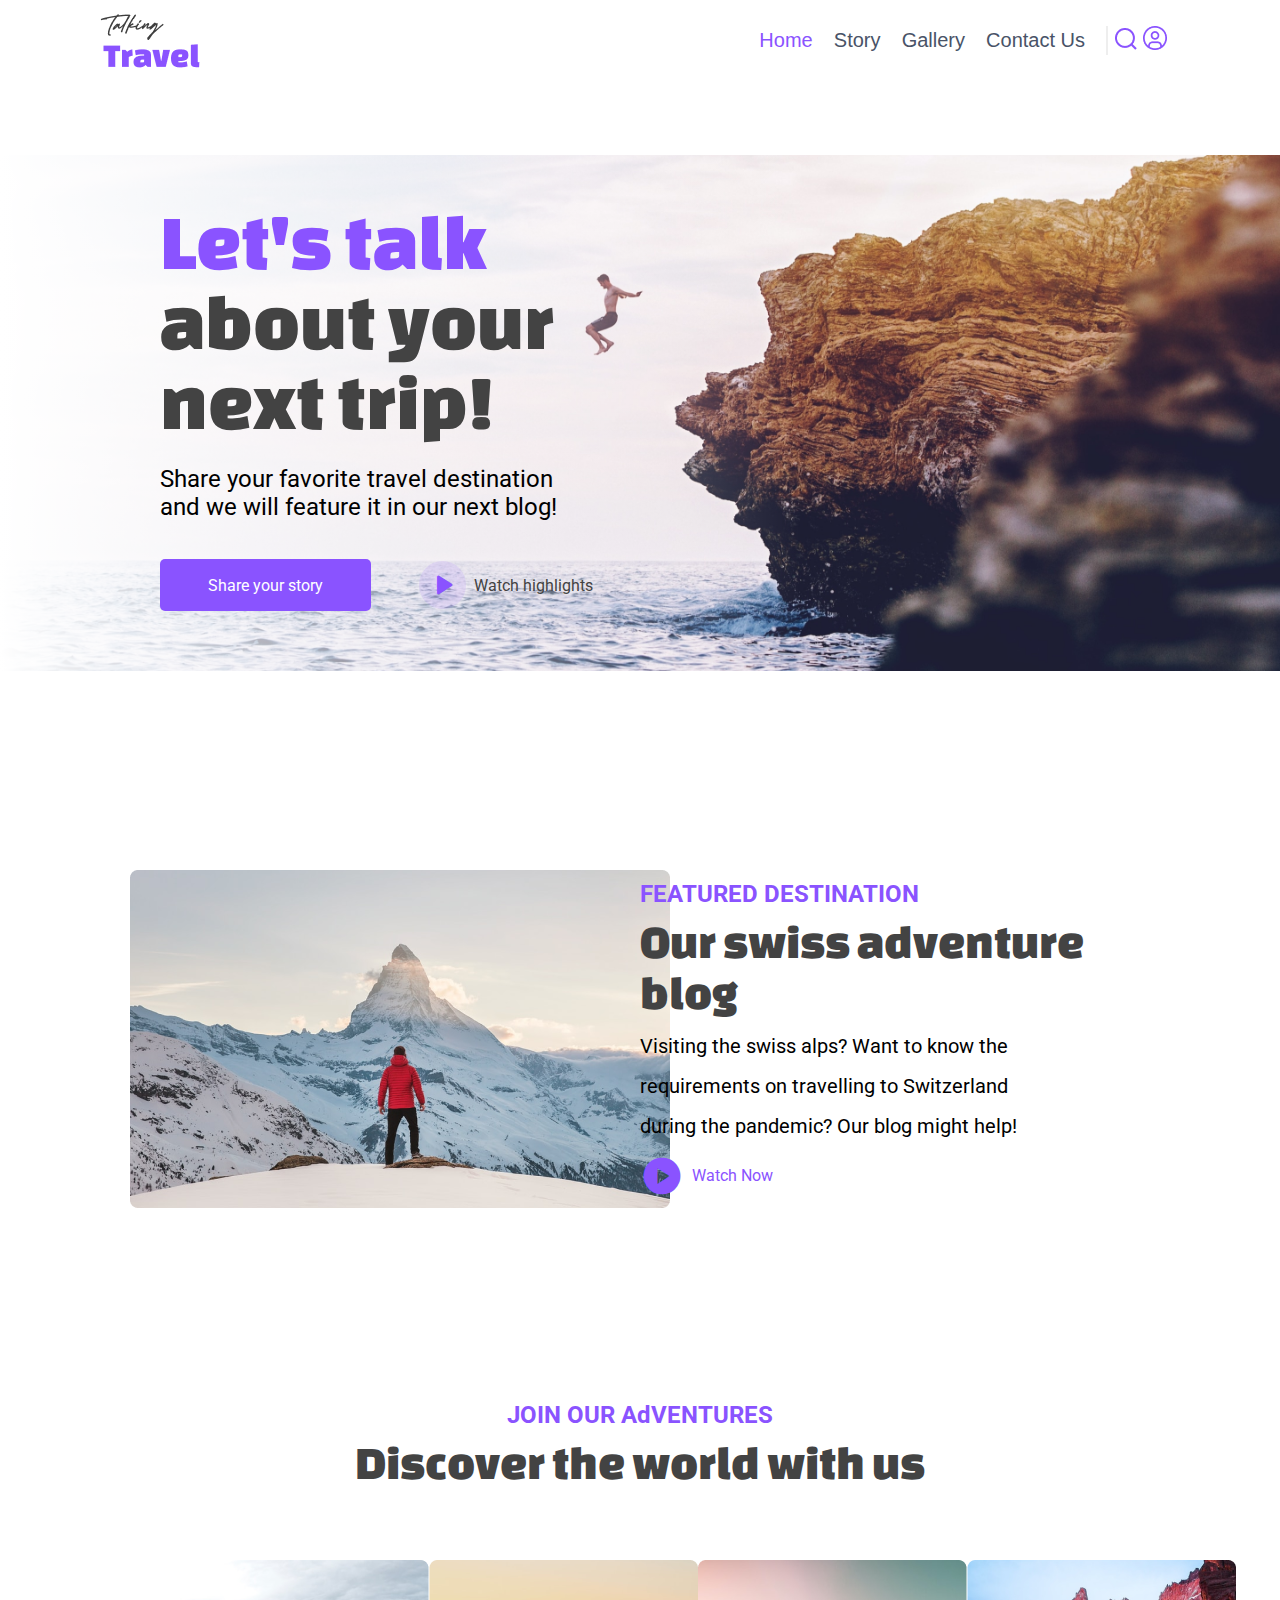
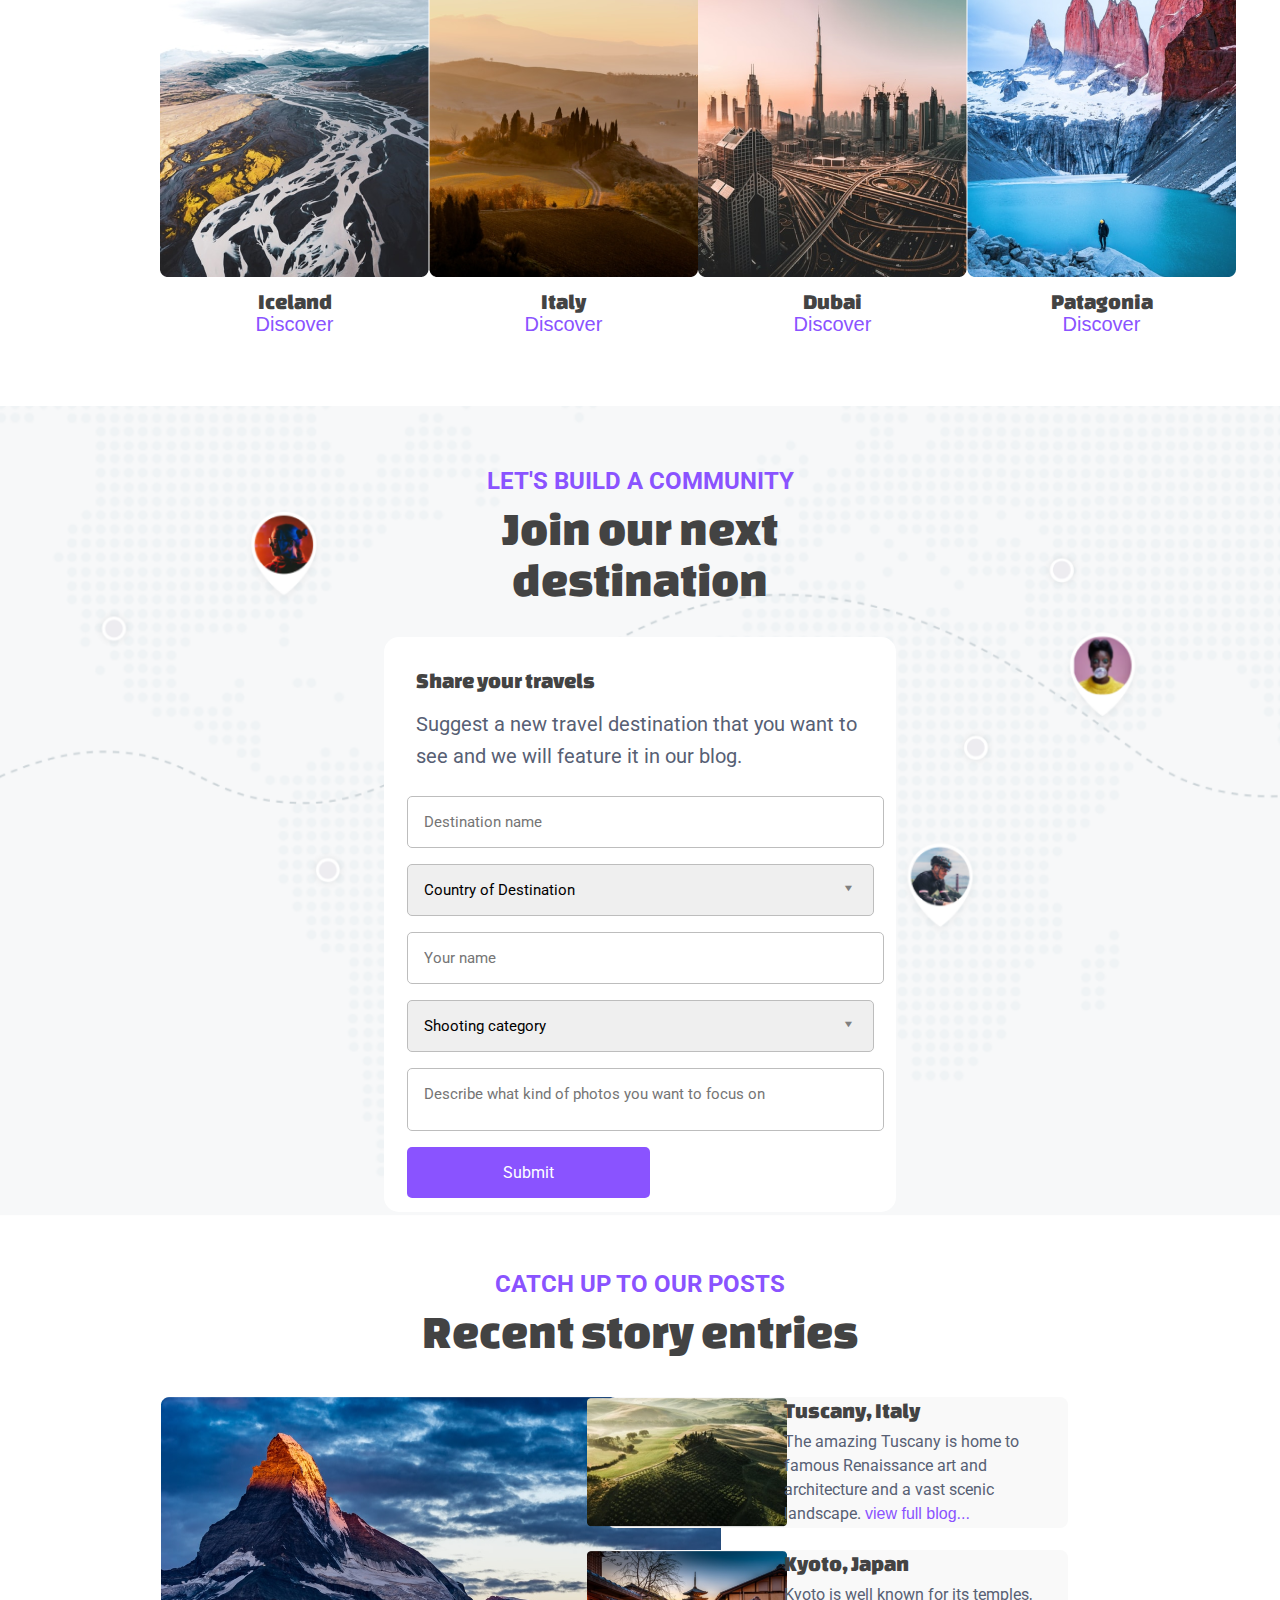
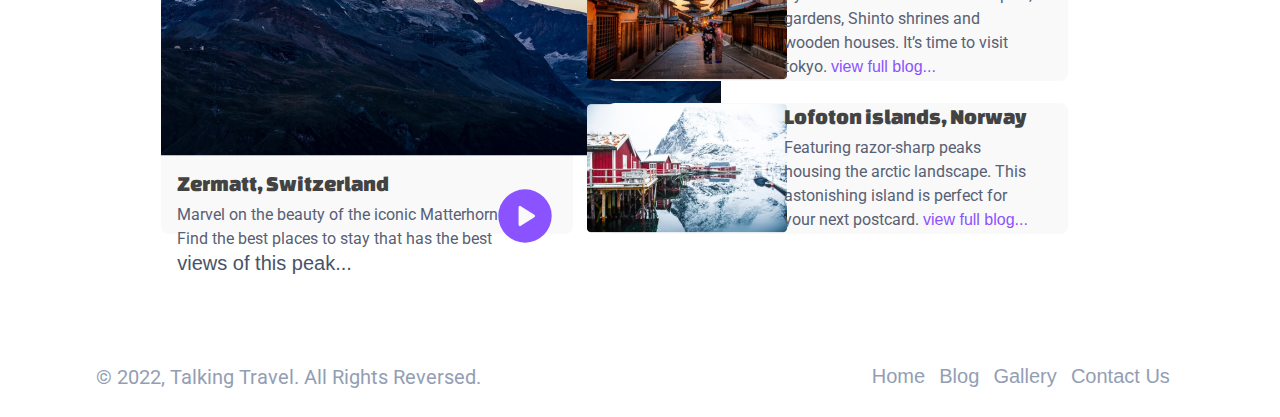
<file: travel/index.html>
<!DOCTYPE html>
<html lang="en">
    <head>
        <meta charset="UTF-8">
        <meta name="viewport" content="width=device-width, initial-scale=1.0">
        <title>Talking travel</title>
        <link rel="stylesheet" href="https://fonts.googleapis.com/css2?family=Material+Symbols+Outlined:opsz,wght,FILL,GRAD@20..48,100..700,0..1,-50..200" />
        <link rel="stylesheet" href="https://fonts.googleapis.com/css2?family=Material+Symbols+Rounded:opsz,wght,FILL,GRAD@20..48,100..700,0..1,-50..200" />
        <link rel="stylesheet" href="css/style.css">
    </head>
    <body>
        <div class="wrapper">
            <div class="topbar">
                <div class="topbar-body">
                    <div class="topbar-logo">
                        <img src="img/logo.png" alt="">
                    </div>
                    <div class="topbar-menu">
                        <div class="topbar-section">
                            <a href="index.html" class="active">Home</a>
                        </div>
                        <div class="topbar-section">
                            <a href="story.html">Story</a>
                        </div>
                        <div class="topbar-section">
                            <a href="">Gallery</a>
                        </div>
                        <div class="topbar-section">
                            <a href="">Contact Us</a>
                        </div>
                        <div class="topbar-section">
                            <button type="button">
                                <img src="img/icon_1.png" alt="">
                            </button>
                            <a href=""><img src="img/icon_2.png" alt=""></a>
                        </div>
                    </div>
                </div>
            </div>
            <div class="header">
                <div class="header-body">
                    <div class="header-title">
                        <h1><span>Let's talk</span> about your next trip!</h1>
                    </div>
                    <div class="header-text">
                        <p>Share your favorite travel destination and we will feature it in our next blog!</p>
                    </div>
                    <div class="header-action">
                        <button type="button" id="button">Share your story</button>
                        <button type="button"><span class="material-symbols-rounded play-arrow">play_arrow</span> Watch highlights</button>
                    </div>
                </div>
            </div>
            <div class="blog">
                <div class="blog-body">
                    <div class="blog-img">
                        <img src="img/image_1.png" alt="">
                    </div>
                    <div class="blog-info">
                        <div class="guide">
                            <h2>FEATURED DESTINATION</h2>
                        </div>
                        <div class="title">
                            <h1>Our swiss adventure blog</h1>
                        </div>
                        <div class="blog-text">
                            <p>Visiting the swiss alps? Want to know the requirements on travelling to Switzerland during the pandemic? Our blog might help! </p>
                        </div>
                        <div class="blog-button">
                            <button type="button"><span class="material-symbols-outlined" style="font-variation-settings: 'FILL' 1;">play_circle</span> Watch Now</button>
                        </div>
                    </div>
                </div>
            </div>
            <div class="discover">
                <div class="discover-body">
                    <div class="guide">
                        <h2>JOIN OUR AdVENTURES</h2>
                    </div>
                    <div class="title">
                        <h1>Discover the world with us</h1>
                    </div>
                    <div class="discover-cards">
                        <div class="discover-card">
                            <div class="discover-img">
                                <img src="img/discover_1.png" alt="">
                            </div>
                            <div class="discover-title">
                                <h3>Iceland</h3>
                            </div>
                            <div class="discover-a">
                                <a href="">Discover</a>
                            </div>
                        </div>
                        <div class="discover-card">
                            <div class="discover-img">
                                <img src="img/discover_2.png" alt="">
                            </div>
                            <div class="discover-title">
                                <h3>Italy</h3>
                            </div>
                            <div class="discover-a">
                                <a href="">Discover</a>
                            </div>
                        </div>
                        <div class="discover-card">
                            <div class="discover-img">
                                <img src="img/discover_3.png" alt="">
                            </div>
                            <div class="discover-title">
                                <h3>Dubai</h3>
                            </div>
                            <div class="discover-a">
                                <a href="">Discover</a>
                            </div>
                        </div>
                        <div class="discover-card">
                            <div class="discover-img">
                                <img src="img/discover_4.png" alt="">
                            </div>
                            <div class="discover-title">
                                <h3>Patagonia</h3>
                            </div>
                            <div class="discover-a">
                                <a href="">Discover</a>
                            </div>
                        </div>
                    </div>
                </div>
            </div>
            <div class="share">
                <div class="share-body">
                    <div class="guide">
                        <h2>LET'S BUILD A COMMUNITY</h2>
                    </div>
                    <div class="title">
                        <h1>Join our next destination</h1>
                    </div>
                    <div class="share-form">
                        <div class="form-title">
                            <h3>Share your travels</h3>
                        </div>
                        <div class="form-text">
                            <p>Suggest a new travel destination that you want to see and we will feature it in our blog.</p>
                        </div>
                        <form action="">
                            <input type="text" placeholder="Destination name">
                            <div class="form-select">
                                <select name="" id="">
                                    <option value="">Country of Destination</option>
                                    <option value="germany">Germany</option>
                                    <option value="denmark">Denmark</option>
                                    <option value="iran">Iran</option>
                                    <option value="kazakhstan">Kazakhstan</option>
                                    <option value="lithuania">Lithuania</option>
                                </select>
                            </div>
                            <input type="text" placeholder="Your name">
                            <div class="form-select">
                                <select name="" id="">
                                    <option value="">Shooting category</option>
                                    <option value="portrait_shooting">Portrait shooting</option>
                                    <option value="landscape_photography">Landscape photography</option>
                                    <option value="event_photography">Event photography</option>
                                    <option value="macro_shooting">Macro shooting</option>
                                    <option value="low_light_photography">Low light photography</option>
                                </select>
                            </div>
                            <textarea name="" id="" placeholder="Describe what kind of photos you want to focus on"></textarea>
                            <button>Submit</button>
                        </form>
                    </div>
                </div>
            </div>
            <div class="recent">
                <div class="recent-body">
                    <div class="guide">
                        <h2>CATCH UP TO OUR POSTS</h2>
                    </div>
                    <div class="title">
                        <h1>Recent story entries</h1>
                    </div>
                    <div class="recent-cards">
                        <div class="recent-main-card">
                            <div class="recent-img">
                                <img src="img/recent_1.png" alt="">
                            </div>
                            <div class="recent-info">
                                <div class="recent-text">
                                    <h3>Zermatt, Switzerland</h3>
                                    <p>Marvel on the beauty of the iconic Matterhorn. Find the best places to stay that has the best <a href="">views of this peak...</a></p>
                                </div>
                                <div class="recent-button">
                                    <button type="button"><span class="material-symbols-rounded" style="font-variation-settings: 'FILL' 1;">play_circle</span></button>
                                </div>
                            </div>
                        </div>
                        <div class="recent-another-cards">
                            <div class="recent-card">
                                <div class="recent-img">
                                    <img src="img/recent_2.png" alt="">
                                </div>
                                <div class="recent-info">
                                    <h3>Tuscany, Italy</h3>
                                    <p>The amazing Tuscany is home to famous Renaissance art and architecture and a vast scenic landscape. <a href="">view full blog...</a></p>
                                </div>
                            </div>
                            <div class="recent-card">
                                <div class="recent-img">
                                    <img src="img/recent_3.png" alt="">
                                </div>
                                <div class="recent-info">
                                    <h3>Kyoto, Japan</h3>
                                    <p>Kyoto is well known for its temples, gardens, Shinto shrines and wooden houses. It’s time to visit tokyo. <a href="">view full blog...</a></p>
                                </div>
                            </div>
                            <div class="recent-card">
                                <div class="recent-img">
                                    <img src="img/recent_4.png" alt="">
                                </div>
                                <div class="recent-info">
                                    <h3>Lofoton islands, Norway</h3>
                                    <p>Featuring razor-sharp peaks housing the arctic landscape. This astonishing island is perfect for your next postcard. <a href="">view full blog...</a></p>
                                </div>
                            </div>
                        </div>
                    </div>
                </div>
            </div>
            <div class="footer">
                <div class="footer-body">
                    <div class="footer-copy">
                        <p>&copy; 2022, Talking Travel. All Rights Reversed.</p>
                    </div>
                    <div class="footer-nav">
                        <div class="footer-sections">
                            <div class="footer-section">
                                <a href="index.html">Home</a>
                            </div>
                            <div class="footer-section">
                                <a href="">Blog</a>
                            </div>
                            <div class="footer-section">
                                <a href="">Gallery</a>
                            </div>
                            <div class="footer-section">
                                <a href="">Contact Us</a>
                            </div>
                        </div>
                    </div>
                </div>
            </div>
        </div>
    </body>
</html>
</file>
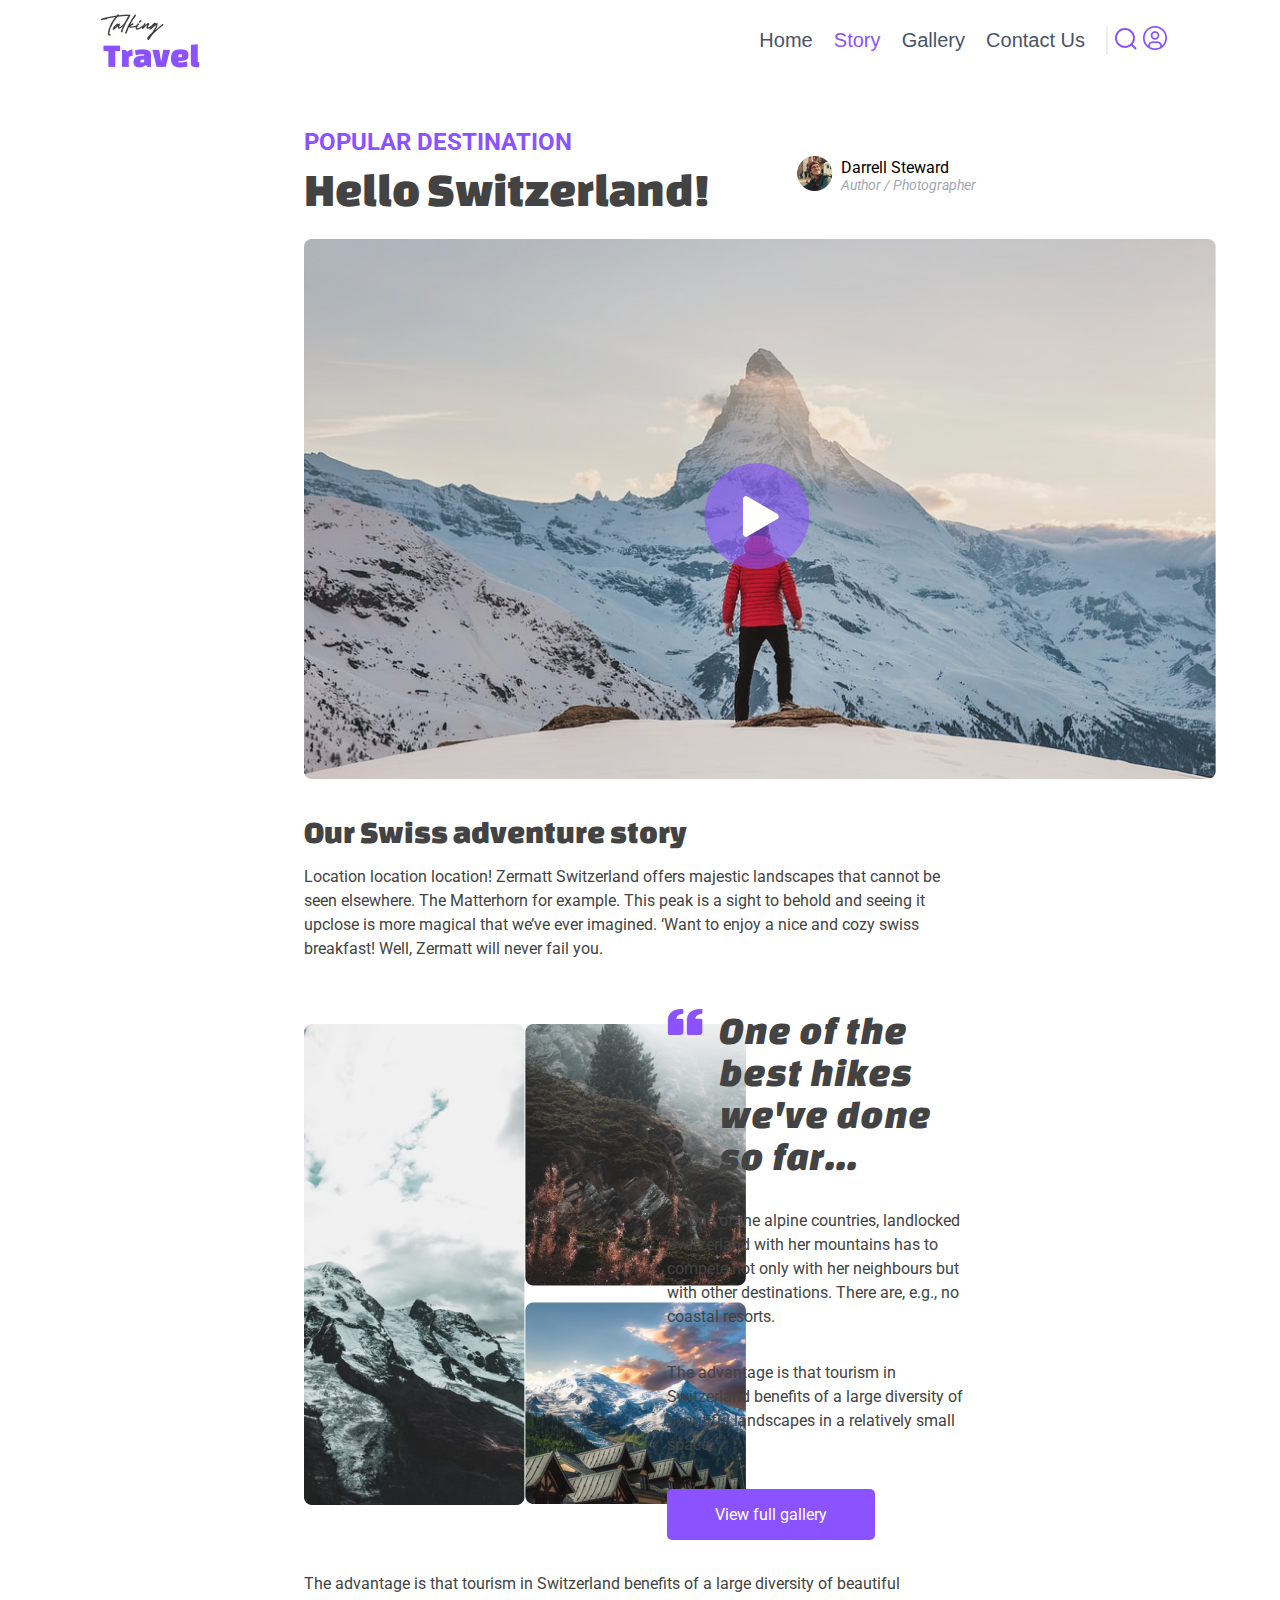
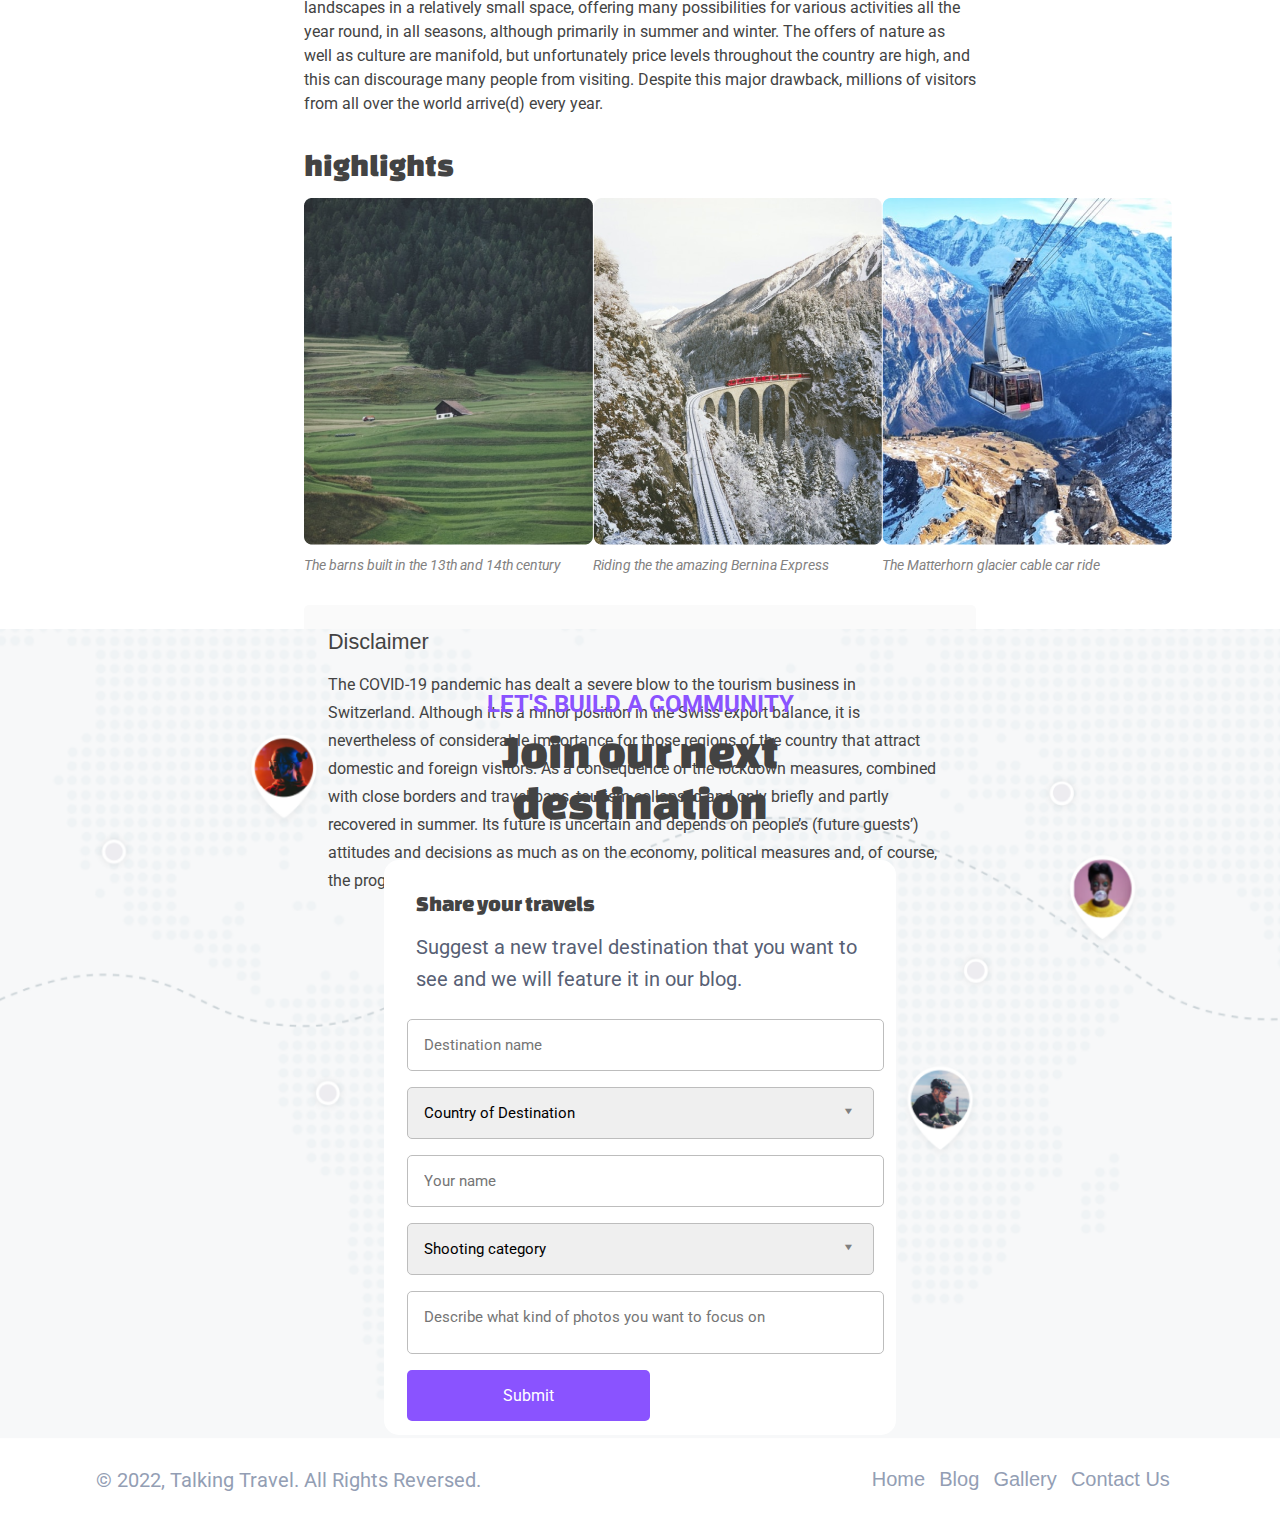
<file: travel/story.html>
<!DOCTYPE html>
<html lang="en">
    <head>
        <meta charset="UTF-8">
        <meta name="viewport" content="width=device-width, initial-scale=1.0">
        <title>Talking travel</title>
        <link rel="stylesheet" href="https://fonts.googleapis.com/css2?family=Material+Symbols+Outlined:opsz,wght,FILL,GRAD@20..48,100..700,0..1,-50..200" />
        <link rel="stylesheet" href="https://fonts.googleapis.com/css2?family=Material+Symbols+Rounded:opsz,wght,FILL,GRAD@20..48,100..700,0..1,-50..200" />
        <link rel="stylesheet" href="css/style.css">
        <link rel="stylesheet" href="css/story.css">
    </head>
    <body>
        <div class="wrapper">
            <div class="topbar">
                <div class="topbar-body">
                    <div class="topbar-logo">
                        <img src="img/logo.png" alt="">
                    </div>
                    <div class="topbar-menu">
                        <div class="topbar-section">
                            <a href="index.html">Home</a>
                        </div>
                        <div class="topbar-section">
                            <a href="story.html" class="active">Story</a>
                        </div>
                        <div class="topbar-section">
                            <a href="">Gallery</a>
                        </div>
                        <div class="topbar-section">
                            <a href="">Contact Us</a>
                        </div>
                        <div class="topbar-section">
                            <button type="button">
                                <img src="img/icon_1.png" alt="">
                            </button>
                            <a href=""><img src="img/icon_2.png" alt=""></a>
                        </div>
                    </div>
                </div>
            </div>
            <div class="destination">
                <div class="destination-body">
                    <div class="destination-header">
                        <div class="destination-info">
                            <div class="guide">
                                <h2>POPULAR DESTINATION</h2>
                            </div>
                            <div class="title">
                                <h1>Hello Switzerland!</h1>
                            </div>
                        </div>
                        <div class="destination-author">
                            <div class="destination-icon">
                                <img src="img/icon_3.png" alt="">
                            </div>
                            <div class="destination-name">
                                <p>Darrell Steward</p>
                                <p>Author / Photographer</p>
                            </div>
                        </div>
                    </div>
                    <div class="destination-video">
                        <img src="img/destination_1.png" alt="">
                        <button type="button"><img src="img/icon_4.png" alt=""></button>
                    </div>
                    <div class="destination-title">
                        <h1>Our Swiss adventure story</h1>
                    </div>
                    <div class="destination-text">
                        <p>Location location location! Zermatt Switzerland offers majestic landscapes that cannot be seen elsewhere. The Matterhorn for example. This peak is a sight to behold and seeing it upclose is more magical that we’ve ever imagined. ‘Want to enjoy a nice and cozy swiss breakfast! Well, Zermatt will never fail you.</p>
                    </div>
                    <div class="destination-gallery">
                        <div class="destination-cards">
                            <div class="destination-main-card">
                                <img src="img/destination_2.png" alt="">
                            </div>
                            <div class="destination-another-card">
                                <div class="destination-card">
                                    <img src="img/destination_3.png" alt="">
                                </div>
                                <div class="destination-card">
                                    <img src="img/destination_4.png" alt="">
                                </div>
                            </div>
                        </div>
                        <div class="destination-info">
                            <div class="destination-quota">
                                <div class="destination-marks"><img src="img/icon_5.png" alt=""></div>
                                <h1>One of the best hikes we've done so far...</h1>
                            </div>
                            <div class="destination-text">
                                <p>As one of the alpine countries, landlocked Switzerland with her mountains has to compete not only with her neighbours but with other destinations. There are, e.g., no coastal resorts.</p>
                                <p>The advantage is that tourism in Switzerland benefits of a large diversity of beautiful landscapes in a relatively small space.</p>
                            </div>
                            <div class="destionation-button">
                                <button type="button">View full gallery</button>
                            </div>
                        </div>
                    </div>
                    <div class="destination-text">
                        <p>The advantage is that tourism in Switzerland benefits of a large diversity of beautiful landscapes in a relatively small space, offering many possibilities for various activities all the year round, in all seasons, although primarily in summer and winter. The offers of nature as well as culture are manifold, but unfortunately price levels throughout the country are high, and this can discourage many people from visiting. Despite this major drawback, millions of visitors from all over the world arrive(d) every year.</p>
                    </div>
                    <div class="destination-title">
                        <h1>highlights</h1>
                    </div>
                    <div class="destination-highlights">
                        <div class="destination-highlight">
                            <div class="destionation-img">
                                <img src="img/highlight_1.png" alt="">
                            </div>
                            <div class="destination-comment">
                                <p>The barns built in the 13th and 14th century</p>
                            </div>
                        </div>
                        <div class="destination-highlight">
                            <div class="destination-img">
                                <img src="img/highlight_2.png" alt="">
                            </div>
                            <div class="destination-comment">
                                <p>Riding the the amazing Bernina Express</p>
                            </div>
                        </div>
                        <div class="destination-highlight">
                            <div class="destination-img">
                                <img src="img/highlight_3.png" alt="">
                            </div>
                            <div class="destination-comment">
                                <p>The Matterhorn glacier cable car ride</p>
                            </div>
                        </div>
                    </div>
                    <div class="destination-disclaimer">
                        <div class="destination-title">
                            <h3>Disclaimer</h3>
                        </div>
                        <div class="destination-text">
                            <p>The COVID-19 pandemic has dealt a severe blow to the tourism business in Switzerland. Although it is a minor position in the Swiss export balance, it is nevertheless of considerable importance for those regions of the country that attract domestic and foreign visitors. As a consequence of the lockdown measures, combined with close borders and travel bans, tourism collapsed and only briefly and partly recovered in summer. Its future is uncertain and depends on people’s (future guests’) attitudes and decisions as much as on the economy, political measures and, of course, the progress of the pandemic.</p>
                        </div>
                    </div>
                </div>
            </div>
            <div class="share">
                <div class="share-body">
                    <div class="guide">
                        <h2>LET'S BUILD A COMMUNITY</h2>
                    </div>
                    <div class="title">
                        <h1>Join our next destination</h1>
                    </div>
                    <div class="share-form">
                        <div class="form-title">
                            <h3>Share your travels</h3>
                        </div>
                        <div class="form-text">
                            <p>Suggest a new travel destination that you want to see and we will feature it in our blog.</p>
                        </div>
                        <form action="">
                            <input type="text" placeholder="Destination name">
                            <div class="form-select">
                                <select name="" id="">
                                    <option value="">Country of Destination</option>
                                    <option value="germany">Germany</option>
                                    <option value="denmark">Denmark</option>
                                    <option value="iran">Iran</option>
                                    <option value="kazakhstan">Kazakhstan</option>
                                    <option value="lithuania">Lithuania</option>
                                </select>
                            </div>
                            <input type="text" placeholder="Your name">
                            <div class="form-select">
                                <select name="" id="">
                                    <option value="">Shooting category</option>
                                    <option value="portrait_shooting">Portrait shooting</option>
                                    <option value="landscape_photography">Landscape photography</option>
                                    <option value="event_photography">Event photography</option>
                                    <option value="macro_shooting">Macro shooting</option>
                                    <option value="low_light_photography">Low light photography</option>
                                </select>
                            </div>
                            <textarea name="" id="" placeholder="Describe what kind of photos you want to focus on"></textarea>
                            <button>Submit</button>
                        </form>
                    </div>
                </div>
            </div>
            <div class="footer">
                <div class="footer-body">
                    <div class="footer-copy">
                        <p>&copy; 2022, Talking Travel. All Rights Reversed.</p>
                    </div>
                    <div class="footer-nav">
                        <div class="footer-sections">
                            <div class="footer-section">
                                <a href="index.html">Home</a>
                            </div>
                            <div class="footer-section">
                                <a href="">Blog</a>
                            </div>
                            <div class="footer-section">
                                <a href="">Gallery</a>
                            </div>
                            <div class="footer-section">
                                <a href="">Contact Us</a>
                            </div>
                        </div>
                    </div>
                </div>
            </div>
        </div>
    </body>
</html>
</file>
<file: travel/css/style.css>
@charset "utf-8";
@import url('https://fonts.googleapis.com/css2?family=Changa+One:ital@0;1&family=Roboto:ital,wght@0,100;0,300;0,400;0,500;0,700;0,900;1,100;1,300;1,400;1,500;1,700;1,900&display=swap');

* {
    margin: 0;
    padding: 0;
    outline: none;
    border: none;
}

html {
    width: 100vw;
    min-height: 100vh;
    overflow-x: hidden;
}

h1 {
    color: #434343;
    font-size: 2rem;
    font-family: "Changa One", sans-serif;
    font-weight: 400;
}

h2 {
    color: #8A53FF;
    font-size: 1.5rem;
    font-family: "Roboto", sans-serif;
    font-weight: 700;
}

h3 {
    color: #434343;
    font-size: 1.35rem;
    font-family: "Changa One", sans-serif;
    font-weight: 400;
}

.guide {
    margin-bottom: 0.5rem;
}

.title {
    margin-bottom: 0.5rem;
}

.title h1 {
    font-size: 3rem;
}

P {
    font-size: 1.25rem;
    font-family: "Roboto", sans-serif;
}

a {
    color: #495367;
    font-size: 1.25rem;
    font-family: "Segoe UI", sans-serif;
    text-decoration: none;
}

a.active {
    color: #8A53FF;
    font-weight: 500;
}

button {
    color: #fff;
    background-color: #8A53FF;
    padding: 1rem 3rem;
    border-radius: 5px;
    font-size: 1rem;
    font-family: "Roboto", sans-serif;
    font-weight: 400;
}

button:hover {
    cursor: pointer;
}

.play-arrow {
    font-variation-settings: 'FILL' 1;
}

.wrapper {
    width: 100vw;
    min-height: 100vh;
}

.wrapper .topbar {
    position: fixed;
    top: 0;
    left: 0;
    width: 100vw;
    height: 9vh;
    display: flex;
    flex-direction: row;
    background-color: #fff;
    z-index: 10 ;
}

.wrapper .topbar .topbar-body {
    width: 85%;
    height: 100%;
    margin: 0 auto;
}

.wrapper .topbar-body .topbar-logo {
    float: left;
    width: 10%;
    height: 100%;
    display: flex;
    align-items: center;
    justify-content: center;
}

.wrapper .topbar-body .topbar-menu {
    float: right;
    width: 40%;
    height: 100%;
    display: flex;
    align-items: center;
    justify-content: space-around;
}

.wrapper .topbar-menu .topbar-section:last-child {
    width: 15%;
    display: flex;
    align-items: center;
    justify-content: space-evenly;
    border-left: 2px solid #EEE;
}

.wrapper .topbar-menu .topbar-section:last-child button {
    padding: 0;
    background-color: unset;
}

.wrapper .header {
    width: 100vw;
    height: 74vh;
    margin-top: 5rem;
    background-image: url("../img/background_1.png");
    background-position: center;
    background-repeat: no-repeat;
    background-size: contain;
}

.wrapper .header .header-body {
    width: 50%;
    height: 100%;
    padding-left: 10rem;
    display: flex;
    justify-content: center;
    flex-direction: column;
    background: linear-gradient(90deg, #fff, rgba(255, 255, 255, 0));
}

.wrapper .header-body .header-title {
    width: 75%;
}

.wrapper .header-body .header-title h1 {
    font-size: 5rem;
    line-height: 5rem;
    margin-bottom: 1.5rem;
}

.wrapper .header-body .header-title h1 span {
    color: #8A53FF;
}

.wrapper .header-body .header-text {
    width: 65%;
    margin-bottom: 1.5rem;
}

.wrapper .header-body .header-text p {
    font-size: 1.5rem;
}

.wrapper .header-body .header-action {
    display: flex;
    align-items: center;
}

.wrapper .header-body .header-action button:nth-child(1) {
    display: flex;
    align-items: center;
    height: 65%;
}

.wrapper .header-body .header-action button:nth-child(2) {
    color: #434343;
    background-color: unset;
    display: flex;
    align-items: center;
}

.wrapper .header-body .header-action button:nth-child(2) span {
    color: #8A53FF;
    background-color: #8A53FF1F;
    border-radius: 100px;
    padding: 0.35rem;
    font-size: 2.25rem;
    margin-right: 0.5rem;
}

.wrapper .blog {
    width: 100vw;
    height: 65vh;
}

.wrapper .blog .blog-body {
    width: 75%;
    height: 100%;
    margin: 0 auto;
}

.wrapper .blog-body .blog-img {
    float: left;
    width: 50%;
    height: 100%;
    display: flex;
    align-items: center;
    justify-content: center;
}

.wrapper .blog-body .blog-info {
    float: right;
    width: 50%;
    height: 100%;
    display: flex;
    justify-content: center;
    flex-direction: column;  
}

.wrapper .blog-info .blog-text {
    width: 85%;
    margin-bottom: 0.5rem;
}

.wrapper .blog-info .blog-text p {
    line-height: 2.5rem;
}

.wrapper .blog-info .blog-button button {
    padding: 0;
    display: flex;
    align-items: center;
    color: #8A53FF;
    background-color: unset;
}

.wrapper .blog-info .blog-button button>span {
    font-size: 2.75rem;
    margin-right: 0.5rem;
}

.wrapper .discover {
    width: 100vw;
    height: 75vh;
}

.wrapper .discover .discover-body {
    width: 75%;
    height: 100%;
    margin: 0 auto;
    display: flex;
    align-items: center;
    justify-content: center;
    flex-direction: column;
}

.wrapper .discover-body .guide, .wrapper .discover-body .title {
    text-align: center;
}

.wrapper .discover-body .discover-cards {
    width: 100%;
    display: grid;
    grid-template-columns: repeat(4, 1fr);
    margin-top: 4rem;
}

.wrapper .discover-cards .discover-card .discover-img img {
    display: block;
    margin: 0 auto;
    margin-bottom: 0.75rem;
}

.wrapper .discover-cards .discover-card .discover-title, .wrapper .discover-cards .discover-card .discover-a {
    text-align: center;
}

.wrapper .discover-cards .discover-card .discover-a a {
    color: #8A53FF;
}

.wrapper .share {
    width: 100vw;
    height: 90vh;
    display: flex;
    align-items: center;
    justify-content: center;
    background-image: url("../img/background_2.png");
    background-position: center;
    background-repeat: no-repeat;
    background-size: cover;
}

.wrapper .share .share-body {
    width: 40%;
    height: 85%;
}

.wrapper .share-body .guide, .wrapper .share-body .title {
    text-align: center;
}

.wrapper .share-body .share-form {
    width: 100%;
    height: 80%;
    margin-top: 2rem;
    padding-bottom: 1.5rem;
    background-color: #fff;
    border-radius: 15px;
}

.wrapper .share-form .form-title {
    padding: 2rem 2rem 1rem 2rem;
}

.wrapper .share-form .form-text {
    color: #576074;
    line-height: 2rem;
    padding: 0rem 2rem 1.5rem 2rem;
}

.wrapper .share-form form {
    width: 91%;
    height: 73%;
    margin: 0 auto;
    display: flex;
    align-items: flex-start;
    justify-content: center;
    flex-direction: column;
}

.wrapper .share-form input, .wrapper .share-form select, .wrapper .share-form textarea {
    width: 95%;
    padding: 1rem;
    font-size: 0.95rem;
    font-family: "Roboto", sans-serif;
    margin-bottom: 1rem;
    border: 1px solid #bdbdbd;
    border-radius: 5px;
}

.wrapper .share-form .form-select {
    width: 100.25%;
    position: relative;
    display: inline-block;
}

.wrapper .share-form select {
    width: 100%;
    -webkit-appearance: none;
    -moz-appearance: none;
    appearance: none;
}

.wrapper .share-form .form-select:after {
    content: "▼";
    color: grey;
    font-size: 12px;
    position: absolute;
    right: 0.15rem;
    top: 2.75rem;
    z-index: 1;
    text-align: center;
    width: 10%;
    height: 100%;
    pointer-events: none;
    box-sizing: border-box;
    transform: translateY(-50%) scaleY(0.75);
  }

.wrapper .share-form textarea {
    resize: none;
    height: 35%;
}

.wrapper .share-body button {
    padding-left: 6rem;
    padding-right: 6rem;
}

.wrapper .recent {
    width: 100vw;
    height: 80vh;
    display: flex;
    align-items: center;
    justify-content: center;
}

.wrapper .recent .recent-body {
    width: 80%;
    height: 85%;
    display: flex;
    align-items: center;
    justify-content: center;
    flex-direction: column;
}

.wrapper .recent-body .guide, .wrapper .recent-body .title {
    text-align: center;
}

.wrapper .recent-body .recent-cards {
    width: 100%;
    height: 80%;
    margin-top: 2rem;
    display: flex;
    align-items: flex-start;
    justify-content: space-evenly;
}

.wrapper .recent-cards .recent-main-card {
    float: left;
    width: 40.25%;
    height: 90%;
    background-color: #f9f9f9;
    border-radius: 8px;
}

.wrapper .recent-main-card .recent-info {
    position: relative;
    padding: 1rem;
}

.wrapper .recent-main-card .recent-info .recent-text {
    position: absolute;
    top:0.75rem;
    left: 1rem;
}

.wrapper .recent-main-card .recent-info .recent-text p {
    width: 83%;
    margin-top: 0.5rem;
    color: #576074;
    font-size: 1rem;
    line-height: 1.5rem;
}

.wrapper .recent-main-card .recent-info .recent-button {
    position: absolute;
    top: 1.5rem;
    right: 1rem;
}

.wrapper .recent-main-card .recent-info .recent-button button {
    padding: 0;
    color: #8A53FF;
    background-color: unset;
}

.wrapper .recent-main-card .recent-info .recent-button span {
    font-size: 4rem;
}

.wrapper .recent-cards .recent-another-cards {
    float: right;
    display: flex;
    flex-direction: column;
    justify-content: space-between;
    width: 50%;
    height: 90%;
}

.wrapper .recent-another-cards .recent-card {
    width: 90%;
    height: 30%;
    border-radius: 8px;
    background-color: #f9f9f9;
}

.wrapper .recent-another-cards .recent-card .recent-img {
    float: left;
    width: 35%;
    height: 100%;
    display: flex;
    align-items: center;
    justify-content: center;
}

.wrapper .recent-another-cards .recent-card .recent-info {
    float: right;
    width: 65%;
    height: 100%;
    display: flex;
    align-items: flex-start;
    justify-content: center;
    flex-direction: column;
}

.wrapper .recent-another-cards .recent-card .recent-info h3 {
    padding-left: 1rem;
    margin-bottom: 0.5rem;
}

.wrapper .recent-another-cards .recent-card .recent-info p {
    padding-left: 1rem;
    padding-right: 2rem;
    font-size: 1rem;
    color: #576074;
    line-height: 1.5rem;
}

.wrapper .recent-another-cards .recent-card .recent-info p>a {
    font-size: 1rem;
    color: #8A53FF;
}

.wrapper .footer {
    width: 100vw;
    height: 9vh;
}

.wrapper .footer .footer-body {
    width: 85%;
    height: 100%;
    margin: 0 auto;
    display: flex;
    align-items: center;
    justify-content: space-between;
}

.wrapper .footer-body .footer-copy {
    color: #939EB4;
}

.wrapper .footer-body .footer-nav {
    width: 30%;
}

.wrapper .footer-nav .footer-sections {
    width: 100%;
    height: 100%;
    display: flex;
    align-items: center;
    justify-content: space-evenly;
}

.wrapper .footer-sections .footer-section>a {
    color: #939EB4;
}
</file>
<file: travel/css/story.css>
@charset "utf-8";

.wrapper .destination {
    width: 100vw;
    height: 237vh;
    margin-top: 6rem;
}

.wrapper .destination .destination-body {
    width: 52.5%;
    height: 100%;
    margin: 0 auto;
    padding-top: 2rem;
}

.wrapper .destination-body .destination-header {
    display: flex;
    align-items: center;
    justify-content: space-between;
    margin-bottom: 1rem;
}

.wrapper .destination-header .destination-author {
    display: flex;
    align-items: center;
}

.wrapper .destination-author .destination-name p {
    font-size: 1rem;
    margin-left: 0.5rem;
}

.wrapper .destination-author .destination-name p:nth-child(2) {
    color: #A2A7B1;
    font-size: 0.85rem;
    font-style: italic;
}

.wrapper .destination-body .destination-video {
    position: relative;
    margin-bottom: 2rem;
}

.wrapper .destination-video button {
    position: absolute;
    top: 14rem;
    left: 25rem;
    padding: 0;
    background-color: unset;
}

.wrapper .destination-body .destination-title {
    margin-bottom: 1rem;
}

.wrapper .destination-body .destination-text {
    margin-bottom: 2rem;
}

.wrapper .destination-body .destination-text p {
    color: #434343;
    font-size: 1rem;
    line-height: 1.5rem;
}

.wrapper .destination-body .destination-gallery {
    display: flex;
    align-items: center;
    justify-content: space-between;
    margin-bottom: 2rem;
}

.wrapper .destination-gallery .destination-cards {
    width: 50%;
    display: flex;
    justify-content: space-between;
}

.wrapper .destination-cards .destination-another-card {
    display: flex;
    justify-content: space-between;
    flex-direction: column;
}

.wrapper .destination-gallery .destination-info {
    width: 46%;
}

.wrapper .destination-info .destination-quota {
    display: flex;
    margin-top: 1rem;
    margin-bottom: 2rem;
}

.wrapper .destination-quota .destination-marks {
    margin-right: 1rem;
}

.wrapper .destination-quota h1 {
    font-size: 2.5rem;
    font-style: italic;
}

.wrapper .destination-info .destination-text p {
    margin-bottom: 2rem;
}

.wrapper .destination-body .destination-highlights {
    display: flex;
    align-items: center;
    justify-content: space-between;
}

.wrapper .destination-highlights .destination-highlight p {
    color: #828181;
    font-size: 0.85rem;
    font-style: italic;
    margin-top: 0.5rem;
    margin-bottom: 2rem;
}

.wrapper .destination-body .destination-disclaimer {
    background-color: #FAFAFA;
    border-radius: 5px;
}

.wrapper .destination-disclaimer .destination-title {
    padding: 1.5rem 0rem 0rem 1.5rem;
}

.wrapper .destination-disclaimer .destination-title h3 {
    font-family: "Roboto Black", sans-serif;
}

.wrapper .destination-disclaimer .destination-text {
    padding: 0rem 2rem 1.5rem 1.5rem;
}

.wrapper .destination-disclaimer .destination-text p {
    line-height: 1.75rem;
}
</file>
